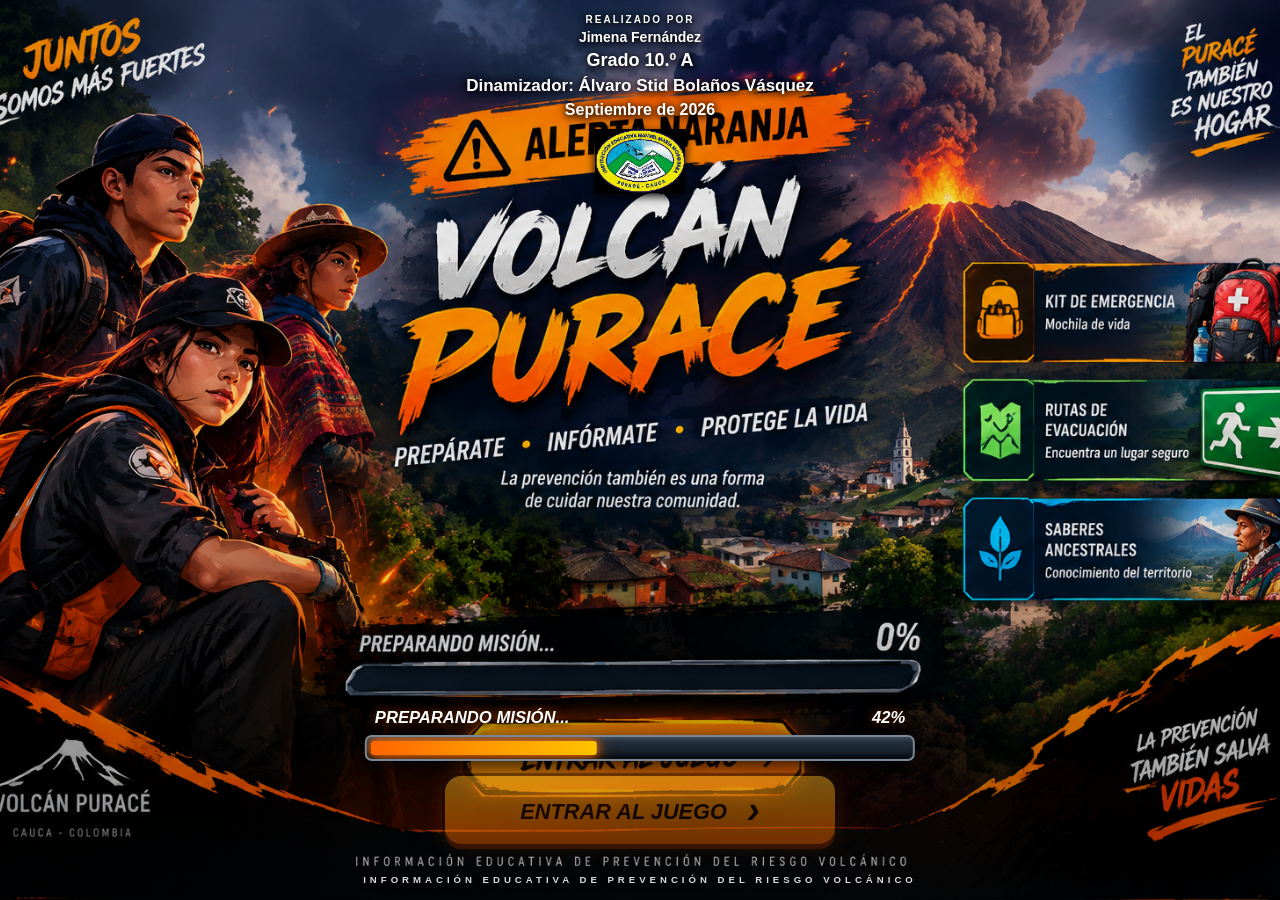
<file: index.html>
<!DOCTYPE html> 
<html lang="es"> 
<head> 
    <meta charset="UTF-8"> 
    <meta name="viewport" content="width=device-width, initial-scale=1.0"> 
    <title>Alerta Naranja - Volcán Puracé</title> 
    <link rel="stylesheet" href="css/estilo.css"> 
</head> 
 
<body> 
 
    <main class="caratula"> 
 
        <img 
            src="img/caratula-purace.png" 
            alt="Volcán Puracé - Alerta Naranja" 
            class="imagen-caratula" 
        > 
 
        <div class="zona-carga"> 
 
            <div class="texto-carga"> 
                <span id="texto-mision">PREPARANDO MISIÓN...</span> 
                <span id="porcentaje">0%</span> 
            </div> 
 
            <div class="barra"> 
                <div id="progreso" class="progreso"></div> 
            </div> 
 
        </div> 
 
        <button id="entrar" class="boton-entrar" disabled> 
            ENTRAR AL JUEGO 
            <span>›</span> 
        </button> 
 
        <!-- CRÉDITOS --> 
        <div 
            class="creditos" 
            style=" 
                position:relative; 
                z-index:10; 
                margin-top:14px; 
                text-align:center; 
                color:white; 
                font-family:Arial,Helvetica,sans-serif; 
                text-shadow:0 3px 7px #000, 0 0 4px #000; 
            " 
        > 
            <div 
                style=" 
                    font-size:10px; 
                    font-weight:900; 
                    letter-spacing:2px; 
                    margin-bottom:4px; 
                " 
            > 
                REALIZADO POR 
            </div> 
 
            <div 
                style=" 
                    font-size:14px; 
                    font-weight:900; 
                    margin-bottom:5px; 
                    text-shadow:0 3px 7px #000, 0 0 5px #000; 
                " 
            > 
                Jimena Fernández 
            </div> 
 
            <div 
                style=" 
                    font-size:18px; 
                    font-weight:900; 
                    margin-bottom:5px; 
                    color:#ffffff; 
                    text-shadow:0 3px 8px #000, 0 0 6px #000; 
                " 
            > 
                Grado 10.º A 
            </div> 
 
            <div 
                style=" 
                    font-size:17px; 
                    font-weight:900; 
                    color:#ffffff; 
                    margin-bottom:5px; 
                    text-shadow:0 3px 8px #000, 0 0 6px #000; 
                " 
            > 
                Dinamizador: Álvaro Stid Bolaños Vásquez 
            </div> 

            <div 
                style=" 
                    font-size:16px; 
                    font-weight:900; 
                    color:#ffffff; 
                    text-shadow:0 3px 8px #000, 0 0 6px #000; 
                " 
            > 
                Septiembre de 2026 
            </div>
        </div> 
 
 
        <!-- LOGO DE LA INSTITUCIÓN --> 
        <img 
            src="img/logo-institucion.png" 
            alt="Logo de la institución" 
            style=" 
                position:relative; 
                z-index:10; 
                display:block; 
                width:90px; 
                height:auto; 
                margin:10px auto 0; 
                object-fit:contain; 
                filter:drop-shadow(0 3px 5px #000); 
            " 
        > 
 
 
        <div id="mensaje-final" class="mensaje-final"> 
            INFORMACIÓN EDUCATIVA DE PREVENCIÓN DEL RIESGO VOLCÁNICO 
        </div> 
 
    </main> 
 
    <script> 
 
        let porcentaje = 0; 
 
        const progreso = document.getElementById("progreso"); 
        const numero = document.getElementById("porcentaje"); 
        const boton = document.getElementById("entrar"); 
        const texto = document.getElementById("texto-mision"); 
        const mensaje = document.getElementById("mensaje-final"); 
 
        const carga = setInterval(() => { 
 
            porcentaje++; 
 
            progreso.style.width = porcentaje + "%"; 
            numero.textContent = porcentaje + "%"; 
 
            if (porcentaje >= 100) { 
 
                clearInterval(carga); 
 
                texto.textContent = "MISIÓN LISTA"; 
                mensaje.textContent = "LA PREVENCIÓN TAMBIÉN SALVA VIDAS"; 
 
                boton.disabled = false; 
                boton.classList.add("listo"); 
 
            } 
 
        }, 35); 
 
        boton.addEventListener("click", () => { 
            window.location.href = "menu.html"; 
        }); 
 
    </script> 
 
</body> 
</html>
</file>
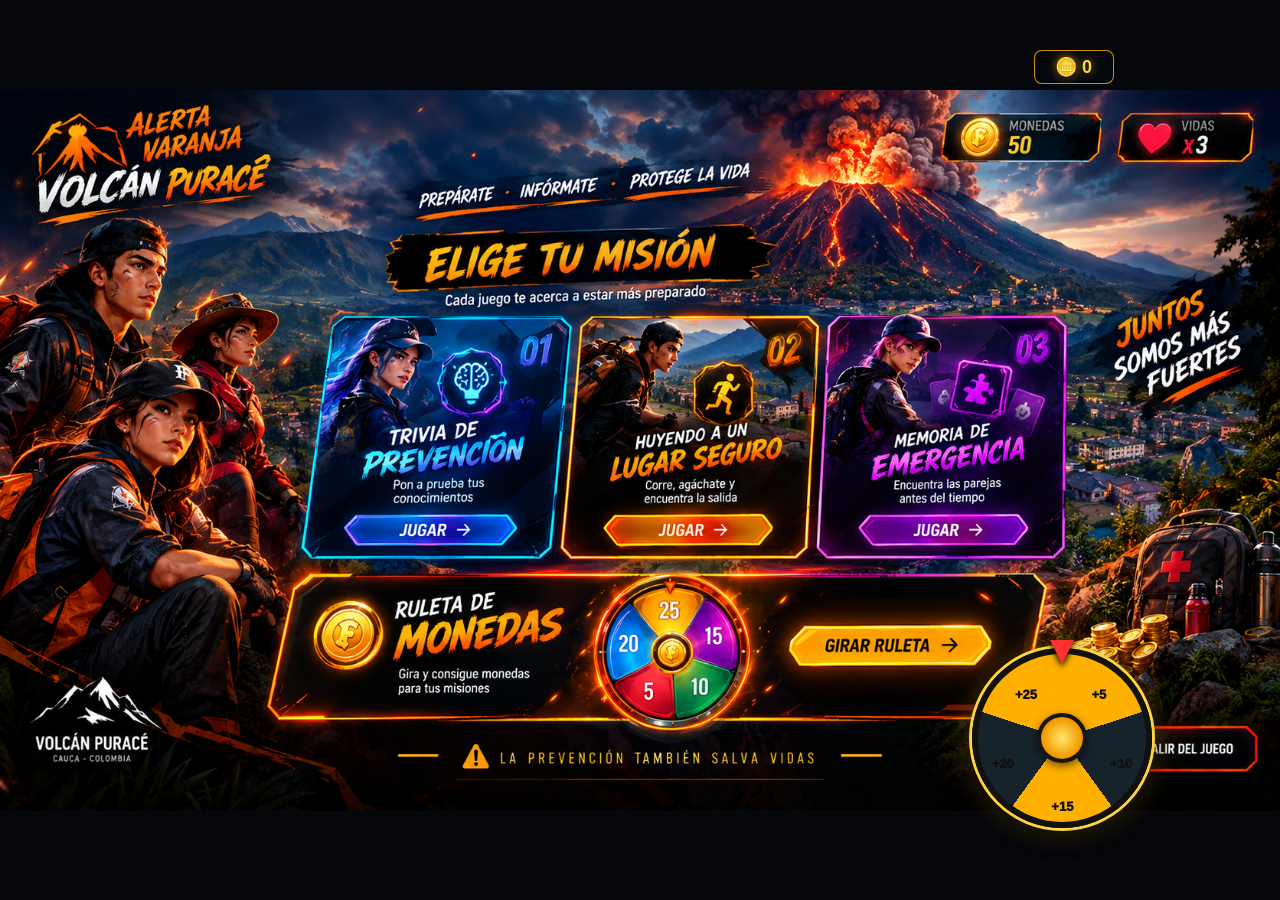
<file: menu.html>
<!DOCTYPE html>
<html lang="es">

<head>

    <meta charset="UTF-8">

    <meta
        name="viewport"
        content="width=device-width, initial-scale=1.0"
    >

    <title>Alerta Naranja - Menú</title>

    <link
        rel="stylesheet"
        href="css/menu.css"
    >


    <!-- =================================================
         ESTILO DE LA RULETA
    ================================================== -->

    <style>

        .ruleta{

            overflow:visible !important;

            display:flex !important;

            align-items:center !important;

            justify-content:center !important;

            background:transparent !important;
        }


        .ruleta-visual{

            position:relative;

            width:180px;

            height:180px;

            border-radius:50%;

            border:6px solid #111;

            background:
                conic-gradient(

                    #ffb000 0deg 72deg,

                    #17232a 72deg 144deg,

                    #ffb000 144deg 216deg,

                    #17232a 216deg 288deg,

                    #ffb000 288deg 360deg

                );

            box-shadow:

                0 0 0 3px #ffd53d,

                0 8px 20px rgba(0,0,0,.65),

                0 0 30px rgba(255,180,0,.35);

            transform:rotate(0deg);

            transition:

                transform 4.2s

                cubic-bezier(
                    .12,
                    .75,
                    .18,
                    1
                );

            pointer-events:none;
        }


        .ruleta-visual::after{

            content:"";

            position:absolute;

            left:50%;

            top:50%;

            width:42px;

            height:42px;

            transform:
                translate(
                    -50%,
                    -50%
                );

            border-radius:50%;

            background:
                radial-gradient(
                    circle,
                    #ffe66b,
                    #f39a00 65%,
                    #8b4300
                );

            border:4px solid #151515;

            box-shadow:
                0 3px 8px rgba(0,0,0,.55);

        }


        .ruleta-premio{

            position:absolute;

            left:50%;

            top:50%;

            width:65px;

            text-align:center;

            transform:
                translate(-50%,-50%);

            color:#111;

            font-size:13px;

            line-height:1;

            font-weight:1000;

            z-index:3;
        }


        .ruleta-premio.p1{
            transform:
                rotate(36deg)
                translateY(-62px)
                rotate(-36deg)
                translateX(-50%);
        }

        .ruleta-premio.p2{
            transform:
                rotate(108deg)
                translateY(-62px)
                rotate(-108deg)
                translateX(-50%);
        }

        .ruleta-premio.p3{
            transform:
                rotate(180deg)
                translateY(-62px)
                rotate(-180deg)
                translateX(-50%);
        }

        .ruleta-premio.p4{
            transform:
                rotate(252deg)
                translateY(-62px)
                rotate(-252deg)
                translateX(-50%);
        }

        .ruleta-premio.p5{
            transform:
                rotate(324deg)
                translateY(-62px)
                rotate(-324deg)
                translateX(-50%);
        }


        .puntero-ruleta{

            position:absolute;

            left:50%;

            top:-17px;

            transform:
                translateX(-50%);

            width:0;

            height:0;

            border-left:
                12px solid transparent;

            border-right:
                12px solid transparent;

            border-top:
                24px solid #ff3030;

            filter:
                drop-shadow(
                    0 3px 3px #000
                );

            z-index:10;

            pointer-events:none;
        }


        .ruleta-girando{

            pointer-events:none !important;

            cursor:wait !important;
        }


        .premio{

            position:absolute;

            z-index:200;

            opacity:0;

            transform:
                translateY(10px)
                scale(.92);

            transition:
                opacity .35s ease,
                transform .35s ease;

            font-size:23px;

            font-weight:1000;

            color:#ffd43d;

            text-shadow:
                0 3px 8px #000;
        }


        .premio.mostrar{

            opacity:1;

            transform:
                translateY(0)
                scale(1);
        }


        @media(max-width:700px){

            .ruleta-visual{

                width:145px;

                height:145px;
            }

            .ruleta-visual::after{

                width:34px;

                height:34px;
            }

            .ruleta-premio{

                font-size:11px;
            }
        }

    </style>

</head>


<body>


<main class="menu">


    <!-- FONDO ORIGINAL -->

    <img
        src="img/menu-purace.png"
        alt="Menú Alerta Naranja Volcán Puracé"
        class="imagen-menu"
    >


    <!-- CONTADOR DE MONEDAS -->

    <div
        id="contador-monedas"
        class="contador-monedas"
    >

        🪙

        <span id="monedas">
            50
        </span>

    </div>


    <!-- JUEGO 1 -->

    <button
        id="juego1"
        class="zona juego1"
        aria-label="Trivia de prevención"
    >
    </button>


    <!-- JUEGO 2 -->

    <button
        id="juego2"
        class="zona juego2"
        aria-label="Huyendo a un lugar seguro"
    >
    </button>


    <!-- JUEGO 3 -->

    <button
        id="juego3"
        class="zona juego3"
        aria-label="Memoria de emergencia"
    >
    </button>


    <!-- =================================================
         RULETA
    ================================================== -->

    <button
        id="ruleta"
        class="zona ruleta"
        aria-label="Girar ruleta"
    >

        <span class="puntero-ruleta"></span>

        <span
            id="ruletaVisual"
            class="ruleta-visual"
        >

            <span class="ruleta-premio p1">
                +5
            </span>

            <span class="ruleta-premio p2">
                +10
            </span>

            <span class="ruleta-premio p3">
                +15
            </span>

            <span class="ruleta-premio p4">
                +20
            </span>

            <span class="ruleta-premio p5">
                +25
            </span>

        </span>

    </button>


    <!-- SALIR -->

    <button
        id="salir"
        class="zona salir"
        aria-label="Salir del juego"
    >
    </button>


    <!-- PREMIO -->

    <div
        id="premio"
        class="premio"
    ></div>


</main>


<script src="js/menu.js"></script>

</body>

</html>
</file>
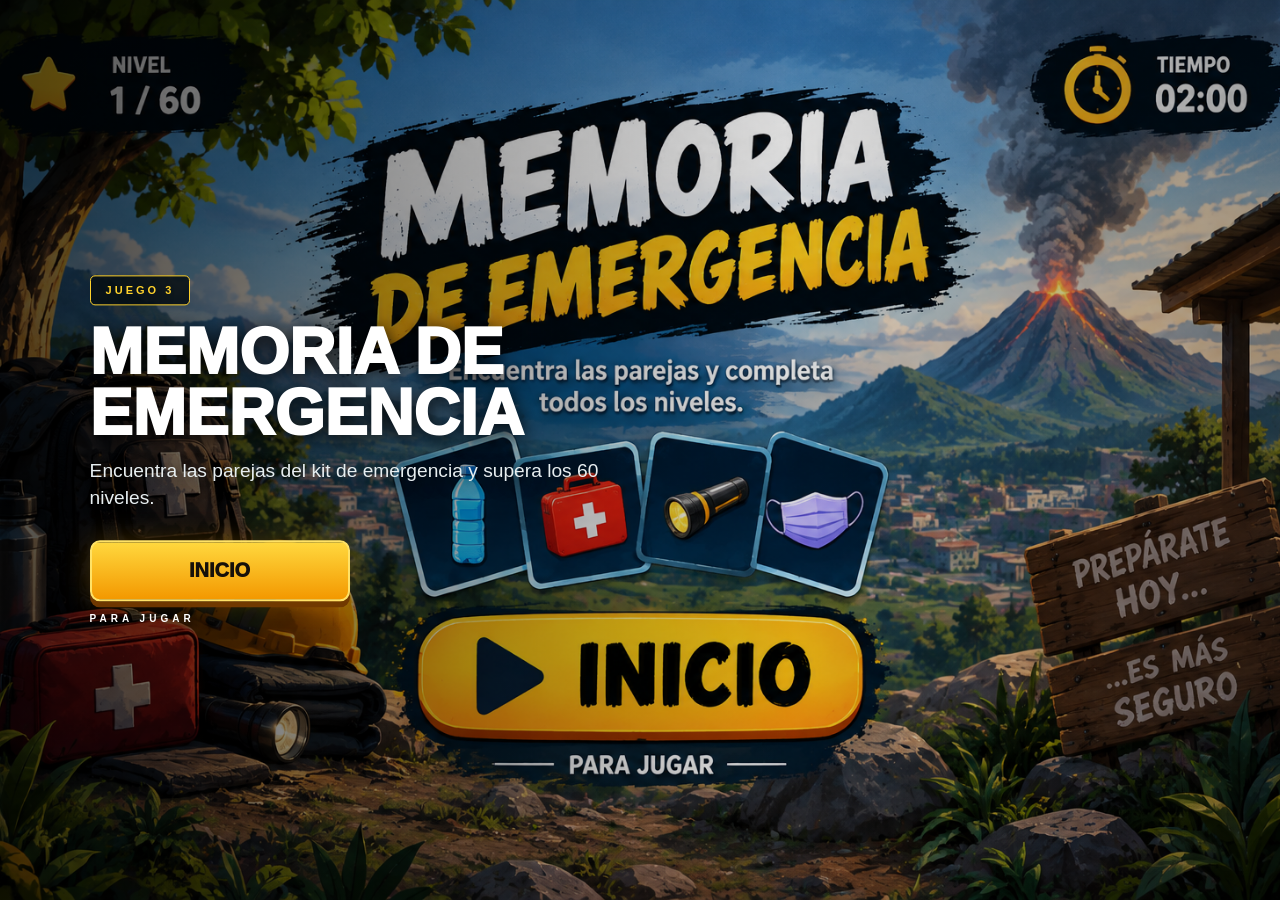
<file: parejas.html>
<!DOCTYPE html>
<html lang="es">
<head>
    <meta charset="UTF-8">
    <meta name="viewport" content="width=device-width, initial-scale=1.0">

    <title>Memoria de Emergencia</title>

    <link rel="stylesheet" href="css/parejas.css">
</head>

<body>

<!-- =====================================================
     PANTALLA INICIAL
===================================================== -->

<section id="pantallaInicio" class="pantalla-inicio">

    <img
        src="img/menu-parejas.png"
        class="fondo-inicio"
        alt="Memoria de Emergencia"
    >

    <div class="velo-inicio"></div>

    <div class="inicio-contenido">

        <div class="etiqueta-juego">
            JUEGO 3
        </div>

        <h1>
            MEMORIA DE EMERGENCIA
        </h1>

        <p>
            Encuentra las parejas del kit de emergencia
            y supera los 60 niveles.
        </p>

        <button
            id="btnIniciar"
            class="btn-inicio"
        >
            INICIO
        </button>

        <span class="texto-inicio">
            PARA JUGAR
        </span>

    </div>

</section>


<!-- =====================================================
     JUEGO
===================================================== -->

<main
    id="juego"
    class="juego oculto"
>

    <div class="velo-juego"></div>


    <!-- =================================================
         HUD
    ================================================== -->

    <header class="hud">

        <div class="dato">

            <small>NIVEL</small>

            <strong id="nivelActual">
                1 / 60
            </strong>

        </div>


        <div class="dato">

            <small>TIEMPO</small>

            <strong id="tiempo">
                02:00
            </strong>

        </div>


        <div class="dato">

            <small>PAREJAS</small>

            <strong id="parejasEncontradas">
                0 / 2
            </strong>

        </div>


        <button
            id="btnPausa"
            class="btn-hud"
        >
            PAUSA
        </button>


        <button
            id="btnLista"
            class="btn-hud"
        >
            LISTA
        </button>

    </header>


    <!-- =================================================
         PROGRESO
    ================================================== -->

    <section class="progreso">

        <div class="progreso-cabecera">

            <span>
                PROGRESO DEL NIVEL
            </span>

            <strong id="porcentaje">
                0%
            </strong>

        </div>


        <div class="barra">

            <div
                id="barraProgreso"
            ></div>

        </div>

    </section>


    <!-- =================================================
         MENSAJE
    ================================================== -->

    <div
        id="mensajeNivel"
        class="mensaje-nivel"
    >
        MEMORIZA LAS FICHAS
    </div>


    <!-- =================================================
         TABLERO
    ================================================== -->

    <section
        id="tablero"
        class="tablero"
    ></section>


    <!-- =================================================
         BOTONES INFERIORES
    ================================================== -->

    <div class="controles-abajo">

        <button
            id="btnVolverJugar"
            class="btn-secundario"
        >
            VOLVER A JUGAR
        </button>


        <button
            id="btnVolverMenu"
            class="btn-secundario"
        >
            VOLVER AL MENÚ
        </button>

    </div>


    <!-- =================================================
         LISTA DE RESULTADOS
    ================================================== -->

    <aside
        id="panelLista"
        class="panel-lista oculto"
    >

        <button
            id="cerrarLista"
            class="cerrar"
        >
            X
        </button>

        <h2>
            LISTA DE RESULTADOS
        </h2>

        <p>
            Aquí quedan guardados tus niveles.
        </p>

        <div
            id="listaResultados"
        ></div>

    </aside>


    <!-- =================================================
         PAUSA
    ================================================== -->

    <div
        id="panelPausa"
        class="modal oculto"
    >

        <div class="modal-caja">

            <h2>
                JUEGO EN PAUSA
            </h2>

            <button
                id="btnContinuar"
                class="btn-principal"
            >
                CONTINUAR
            </button>

            <button
                id="btnReiniciarPausa"
                class="btn-secundario"
            >
                VOLVER A JUGAR
            </button>

            <button
                id="btnMenuPausa"
                class="btn-secundario"
            >
                VOLVER AL MENÚ
            </button>

        </div>

    </div>


    <!-- =================================================
         RESULTADO
    ================================================== -->

    <div
        id="panelFinal"
        class="modal oculto"
    >

        <div class="modal-caja">

            <h2 id="tituloFinal">
                NIVEL COMPLETADO
            </h2>

            <p id="textoFinal">
            </p>

            <button
                id="btnSiguiente"
                class="btn-principal"
            >
                SIGUIENTE NIVEL
            </button>

            <button
                id="btnRepetir"
                class="btn-secundario"
            >
                VOLVER A JUGAR
            </button>

            <button
                id="btnMenuFinal"
                class="btn-secundario"
            >
                VOLVER AL MENÚ
            </button>

        </div>

    </div>

</main>


<script src="js/parejas.js"></script>

</body>
</html>
</file>
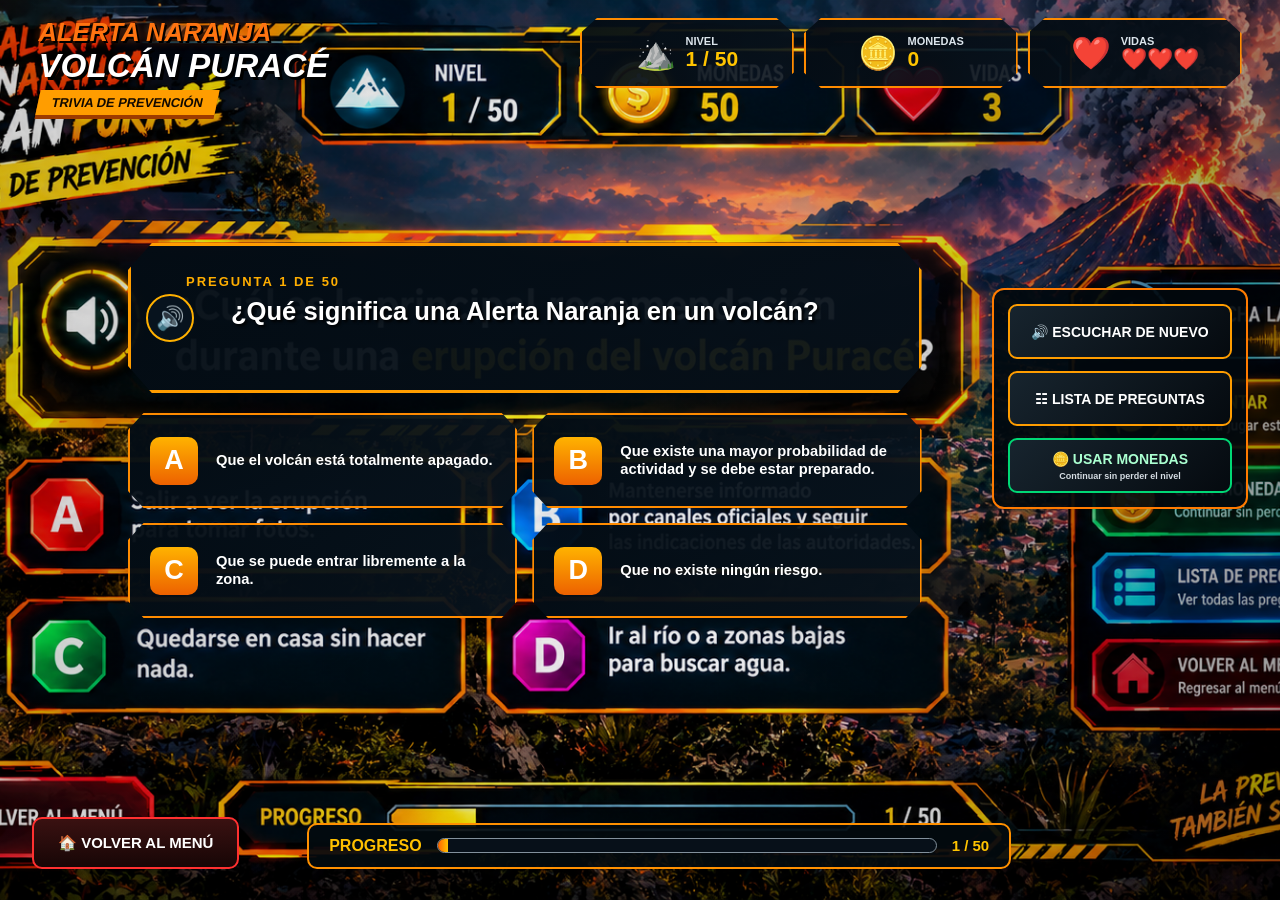
<file: trivia.html>
<!DOCTYPE html>
<html lang="es">
<head>
    <meta charset="UTF-8">
    <meta name="viewport" content="width=device-width, initial-scale=1.0">

    <title>Trivia de Prevención - Volcán Puracé</title>

    <link rel="stylesheet" href="css/trivia.css">
</head>

<body>

<main class="trivia">

    <!-- FONDO -->
    <img
        src="img/trivia-purace.png"
        alt=""
        class="fondo-trivia"
    >

    <div class="oscurecer"></div>


    <!-- ==============================
         ENCABEZADO
    =============================== -->

    <header class="encabezado">

        <div class="logo">
            <div class="alerta">ALERTA NARANJA</div>
            <div class="volcan">VOLCÁN PURACÉ</div>
            <div class="subtitulo">TRIVIA DE PREVENCIÓN</div>
        </div>


        <div class="estadisticas">

            <div class="estadistica">
                <span>⛰️</span>
                <div>
                    <small>NIVEL</small>
                    <strong id="nivel">1 / 50</strong>
                </div>
            </div>

            <div class="estadistica">
                <span>🪙</span>
                <div>
                    <small>MONEDAS</small>
                    <strong id="monedas">50</strong>
                </div>
            </div>

            <div class="estadistica">
                <span>❤️</span>
                <div>
                    <small>VIDAS</small>
                    <strong id="vidas">❤️❤️❤️</strong>
                </div>
            </div>

        </div>

    </header>


    <!-- ==============================
         CONTENIDO PRINCIPAL
    =============================== -->

    <section class="contenido">

        <!-- PREGUNTA -->

        <div class="panel-pregunta">

            <button
                id="escucharPregunta"
                class="boton-sonido"
                title="Escuchar pregunta">
                🔊
            </button>

            <div class="numero-pregunta">
                PREGUNTA <span id="numeroPregunta">1</span> DE 50
            </div>

            <h1 id="pregunta">
                Cargando pregunta...
            </h1>

        </div>


        <!-- RESPUESTAS -->

        <div class="respuestas">

            <button class="respuesta" data-opcion="A">
                <span class="letra">A</span>
                <span id="textoA"></span>
            </button>

            <button class="respuesta" data-opcion="B">
                <span class="letra">B</span>
                <span id="textoB"></span>
            </button>

            <button class="respuesta" data-opcion="C">
                <span class="letra">C</span>
                <span id="textoC"></span>
            </button>

            <button class="respuesta" data-opcion="D">
                <span class="letra">D</span>
                <span id="textoD"></span>
            </button>

        </div>


        <!-- MENSAJE -->

        <div id="mensaje" class="mensaje"></div>


        <!-- BOTÓN SIGUIENTE -->

        <button id="siguiente" class="boton-siguiente">
            SIGUIENTE →
        </button>

    </section>


    <!-- ==============================
         PANEL LATERAL
    =============================== -->

    <aside class="panel-lateral">

        <button id="escucharOtraVez">
            🔊 ESCUCHAR DE NUEVO
        </button>

        <button id="listaPreguntas">
            ☷ LISTA DE PREGUNTAS
        </button>

        <button id="usarMonedas">
            🪙 USAR MONEDAS
            <small>Continuar sin perder el nivel</small>
        </button>

    </aside>


    <!-- ==============================
         PROGRESO
    =============================== -->

    <div class="progreso-contenedor">

        <span>PROGRESO</span>

        <div class="barra">
            <div id="progreso"></div>
        </div>

        <strong id="progresoTexto">1 / 50</strong>

    </div>


    <!-- VOLVER AL MENÚ -->

    <button id="volverMenu" class="volver-menu">
        🏠 VOLVER AL MENÚ
    </button>


    <!-- ==============================
         VENTANA LISTA DE PREGUNTAS
    =============================== -->

    <div id="modalLista" class="modal">

        <div class="modal-contenido">

            <button id="cerrarLista" class="cerrar">
                ✕
            </button>

            <h2>📋 LISTA DE PREGUNTAS</h2>

            <p>
                Tu progreso en la trivia
            </p>

            <div id="lista" class="lista"></div>

        </div>

    </div>


    <!-- ==============================
         PANTALLA DE DERROTA
    =============================== -->

    <div id="pantallaDerrota" class="pantalla-final">

        <div class="final-card">

            <div class="icono-final">💔</div>

            <h2>¡MISIÓN INTERRUMPIDA!</h2>

            <p>
                Te quedaste sin vidas.
            </p>

            <strong id="nivelPerdido">
                NIVEL 1
            </strong>

            <div class="botones-final">

                <button id="reintentar">
                    🔄 REINTENTAR
                </button>

                <button id="usarMonedasDerrota">
                    🪙 USAR 50 MONEDAS
                </button>

                <button id="volverMenuDerrota">
                    🏠 VOLVER AL MENÚ
                </button>

            </div>

        </div>

    </div>


    <!-- ==============================
         PANTALLA DE VICTORIA
    =============================== -->

    <div id="pantallaVictoria" class="pantalla-final">

        <div class="final-card victoria">

            <div class="icono-final">🏆</div>

            <h2>¡TRIVIA COMPLETADA!</h2>

            <p>
                ¡Excelente trabajo!
            </p>

            <strong>
                ¡SUPERASTE LOS 50 NIVELES!
            </strong>

            <div class="resultado-final">

                <span>
                    🏆 PUNTAJE
                </span>

                <b id="puntajeFinal">
                    0
                </b>

            </div>

            <div class="botones-final">

                <button id="jugarOtraVez">
                    🔄 VOLVER A JUGAR
                </button>

                <button id="volverMenuVictoria">
                    🏠 VOLVER AL MENÚ
                </button>

            </div>

        </div>

    </div>


    <!-- ==============================
         SONIDOS
    =============================== -->

    <audio
        id="sonidoCorrecto"
        preload="auto">
    </audio>

    <audio
        id="sonidoIncorrecto"
        preload="auto">
    </audio>


</main>

<script src="js/trivia.js"></script>

</body>
</html>
</file>
<file: css/estilo.css>
* {
    margin: 0;
    padding: 0;
    box-sizing: border-box;
}

html,
body {
    width: 100%;
    height: 100%;
    overflow: hidden;
}

body {
    background: #05070b;
    font-family: Arial, Helvetica, sans-serif;
}

.caratula {
    position: relative;
    width: 100vw;
    height: 100vh;
    overflow: hidden;
    background: #05070b;
}

.imagen-caratula {
    position: absolute;
    inset: 0;
    z-index: 1;

    width: 100%;
    height: 100%;

    object-fit: cover;
    object-position: center;

    display: block;
}

.caratula::after {
    content: "";

    position: absolute;
    inset: 0;

    z-index: 2;

    pointer-events: none;

    background:
        linear-gradient(
            180deg,
            rgba(0,0,0,0.08),
            rgba(0,0,0,0.02) 55%,
            rgba(0,0,0,0.35)
        );
}

.zona-carga {
    position: absolute;

    z-index: 5;

    left: 50%;
    bottom: 15.5%;

    transform: translateX(-50%);

    width: min(43vw, 660px);
}

.texto-carga {
    display: flex;
    justify-content: space-between;
    align-items: center;

    padding: 0 10px;
    margin-bottom: 7px;

    color: white;

    font-size: clamp(13px, 1.3vw, 20px);

    font-weight: 900;
    font-style: italic;

    text-shadow:
        0 2px 5px #000,
        0 0 10px rgba(255,100,0,0.6);
}

#porcentaje {
    font-weight: 900;
}

.barra {
    width: 100%;
    height: 26px;

    padding: 4px;

    overflow: hidden;

    border: 2px solid #778899;
    border-radius: 7px;

    background:
        linear-gradient(
            #263544,
            #101820
        );

    box-shadow:
        inset 0 2px 4px rgba(255,255,255,0.15),
        inset 0 -3px 5px rgba(0,0,0,0.8),
        0 5px 20px rgba(0,0,0,0.8);
}

.progreso {
    width: 0%;
    height: 100%;

    border-radius: 3px;

    background:
        linear-gradient(
            90deg,
            #ff6500,
            #ff9800,
            #ffc400
        );

    box-shadow:
        0 0 10px #ff7100,
        0 0 20px rgba(255,100,0,0.8);

    transition: width 0.08s linear;
}

.boton-entrar {
    position: absolute;

    z-index: 10;

    left: 50%;
    bottom: 6.2%;

    transform: translateX(-50%);

    width: min(390px, 32vw);
    min-width: 250px;
    height: 68px;

    border: 0;
    border-radius: 16px;

    background:
        linear-gradient(
            #ffbd24,
            #ff8c00 55%,
            #ff6200
        );

    color: #160a00;

    font-size: clamp(17px, 1.7vw, 27px);

    font-weight: 900;
    font-style: italic;

    cursor: not-allowed;

    opacity: 0.45;

    box-shadow:
        0 5px 0 #7c2800,
        0 0 0 3px #251006,
        0 0 20px rgba(255,105,0,0.45);

    transition: 0.2s ease;
}

.boton-entrar span {
    font-size: 38px;
    margin-left: 14px;
    vertical-align: -4px;
}

.boton-entrar.listo {
    cursor: pointer;
    opacity: 1;

    animation: aparecer 0.7s ease;
}

.boton-entrar.listo:hover {
    transform:
        translateX(-50%)
        translateY(-4px)
        scale(1.03);

    filter: brightness(1.15);

    box-shadow:
        0 8px 0 #7c2800,
        0 0 0 3px #251006,
        0 0 35px rgba(255,112,0,0.9);
}

.boton-entrar.listo:active {
    transform:
        translateX(-50%)
        translateY(3px)
        scale(0.98);
}

.mensaje-final {
    position: absolute;

    z-index: 8;

    left: 50%;
    bottom: 1.7%;

    transform: translateX(-50%);

    width: 100%;

    text-align: center;

    color: rgba(255,255,255,0.85);

    font-size: clamp(8px, 0.75vw, 13px);

    font-weight: 700;

    letter-spacing: 4px;

    text-shadow: 0 2px 5px #000;
}

@keyframes aparecer {

    from {
        opacity: 0;

        transform:
            translateX(-50%)
            translateY(15px)
            scale(0.9);
    }

    to {
        opacity: 1;

        transform:
            translateX(-50%)
            translateY(0)
            scale(1);
    }
}

@media (max-width: 900px) {

    .zona-carga {
        width: 60vw;
        bottom: 17%;
    }

    .boton-entrar {
        width: 310px;
        min-width: 0;
        height: 60px;
        bottom: 7%;
    }
}

@media (max-width: 600px) {

    .imagen-caratula {
        object-position: center;
    }

    .zona-carga {
        width: 78vw;
        bottom: 17%;
    }

    .texto-carga {
        font-size: 11px;
    }

    .barra {
        height: 20px;
    }

    .boton-entrar {
        width: 76vw;
        height: 55px;
        bottom: 7%;
        font-size: 17px;
    }

    .boton-entrar span {
        font-size: 29px;
    }

    .mensaje-final {
        font-size: 7px;
        letter-spacing: 2px;
    }
}
</file>
<file: css/menu.css>
* {
    margin: 0;
    padding: 0;
    box-sizing: border-box;
}

html,
body {
    width: 100%;
    height: 100%;
    overflow: hidden;
    background: #05070b;
}

body {
    font-family: Arial, Helvetica, sans-serif;
}

.menu {
    position: relative;

    width: 100vw;
    height: 100vh;

    overflow: hidden;

    background: #05070b;
}

.imagen-menu {
    position: absolute;

    left: 50%;
    top: 50%;

    transform: translate(-50%, -50%);

    width: 100%;
    height: 100%;

    object-fit: contain;

    display: block;

    user-select: none;
}


/* =====================================
   ZONAS DE LOS TRES JUEGOS
===================================== */

.zona {
    position: absolute;

    z-index: 10;

    border: none;

    background: transparent;

    cursor: pointer;

    padding: 0;
}


/* TRIVIA */

.juego1 {
    left: 25%;
    top: 31%;

    width: 20%;
    height: 36%;
}


/* HUYENDO */

.juego2 {
    left: 45%;
    top: 31%;

    width: 20%;
    height: 36%;
}


/* MEMORIA */

.juego3 {
    left: 65%;
    top: 31%;

    width: 20%;
    height: 36%;
}


/* =====================================
   RULETA
===================================== */

.ruleta {
    left: 73%;
    top: 73%;

    width: 20%;
    height: 18%;
}


/* =====================================
   SALIR DEL JUEGO
===================================== */

.salir {
    left: 86%;
    top: 89%;

    width: 13%;
    height: 9%;
}


/* =====================================
   MONEDAS
===================================== */

.contador-monedas {

    position: absolute;

    z-index: 30;

    top: 5.5%;
    right: 13%;

    min-width: 80px;

    padding: 5px 12px;

    border-radius: 8px;

    color: #ffd43b;

    background: rgba(5, 10, 15, 0.75);

    border: 1px solid rgba(255, 184, 0, 0.8);

    font-size: 18px;

    font-weight: 900;

    text-align: center;

    text-shadow:
        0 2px 4px #000,
        0 0 8px rgba(255, 170, 0, 0.8);
}


/* =====================================
   MENSAJE DE PREMIO
===================================== */

.premio {

    position: absolute;

    z-index: 50;

    left: 50%;
    top: 50%;

    transform: translate(-50%, -50%) scale(0);

    padding: 15px 28px;

    border: 2px solid #ffc400;

    border-radius: 14px;

    background: rgba(5, 8, 12, 0.95);

    color: #ffd000;

    font-size: 28px;

    font-weight: 900;

    text-align: center;

    box-shadow:
        0 0 30px rgba(255, 110, 0, 0.8);
}

.premio.mostrar {

    animation: mostrarPremio 1.8s ease forwards;
}


@keyframes mostrarPremio {

    0% {
        opacity: 0;

        transform:
            translate(-50%, -50%)
            scale(0);
    }

    20% {
        opacity: 1;

        transform:
            translate(-50%, -50%)
            scale(1.15);
    }

    40% {
        transform:
            translate(-50%, -50%)
            scale(1);
    }

    80% {
        opacity: 1;
    }

    100% {
        opacity: 0;

        transform:
            translate(-50%, -50%)
            scale(0.8);
    }
}


/* =====================================
   EFECTO AL PASAR EL MOUSE
===================================== */

.zona:hover {
    background: rgba(255, 145, 0, 0.08);
}


/* =====================================
   CELULAR
===================================== */

@media (max-width: 700px) {

    .imagen-menu {
        width: 100%;
        height: 100%;

        object-fit: contain;
    }

    .juego1 {
        left: 24%;
        top: 31%;
        width: 21%;
        height: 36%;
    }

    .juego2 {
        left: 45%;
        top: 31%;
        width: 21%;
        height: 36%;
    }

    .juego3 {
        left: 66%;
        top: 31%;
        width: 20%;
        height: 36%;
    }

    .ruleta {
        left: 72%;
        top: 73%;
        width: 22%;
        height: 18%;
    }

    .salir {
        left: 85%;
        top: 89%;
        width: 14%;
        height: 9%;
    }

    .contador-monedas {
        right: 12%;
        top: 5%;

        font-size: 14px;
    }
}
</file>
<file: css/parejas.css>
*{
    box-sizing:border-box;
    margin:0;
    padding:0;
}

html,
body{
    width:100%;
    height:100%;
    overflow:hidden;

    font-family:
        Arial,
        Helvetica,
        sans-serif;

    background:#061015;
}

button{
    font-family:inherit;
    cursor:pointer;
}

.oculto{
    display:none !important;
}


/* =====================================================
   PANTALLA INICIAL
===================================================== */

.pantalla-inicio{
    position:fixed;
    inset:0;
    overflow:hidden;
    background:#071116;
}

.fondo-inicio{
    position:absolute;
    inset:0;

    width:100%;
    height:100%;

    object-fit:cover;
}

.velo-inicio{
    position:absolute;
    inset:0;

    background:
        linear-gradient(
            90deg,
            rgba(0,0,0,.68),
            rgba(0,0,0,.12) 62%,
            rgba(0,0,0,.35)
        );
}

.inicio-contenido{
    position:absolute;

    left:7%;
    top:50%;

    transform:translateY(-50%);

    width:min(610px,88vw);

    color:white;

    text-shadow:
        0 4px 18px #000;
}

.etiqueta-juego{
    display:inline-block;

    padding:8px 15px;

    border:1px solid #ffd22c;
    border-radius:5px;

    background:#071116df;

    color:#ffd22c;

    font-size:11px;
    font-weight:900;
    letter-spacing:3px;
}

.inicio-contenido h1{
    margin:17px 0 13px;

    font-size:
        clamp(
            36px,
            5vw,
            70px
        );

    line-height:.95;
    font-weight:1000;

    color:#fff;
}

.inicio-contenido p{
    max-width:540px;

    margin-bottom:28px;

    font-size:
        clamp(
            15px,
            1.5vw,
            21px
        );

    line-height:1.45;

    color:#e7eef0;
}

.btn-inicio{
    min-width:260px;

    padding:17px 34px;

    border:2px solid #ffe267;
    border-radius:10px;

    background:
        linear-gradient(
            #ffd83e,
            #f39800
        );

    color:#16100a;

    font-size:20px;
    font-weight:1000;

    box-shadow:
        0 6px 0 #713900,
        0 0 28px #ffac003d;
}

.texto-inicio{
    display:block;

    margin-top:12px;

    font-size:10px;
    font-weight:900;

    letter-spacing:4px;
}


/* =====================================================
   JUEGO
===================================================== */

.juego{
    position:fixed;
    inset:0;

    overflow:hidden;

    background:
        #09151a
        url("../img/menu-parejas.png")
        center/cover
        no-repeat;

    color:white;
}

.velo-juego{
    position:absolute;
    inset:0;

    background:
        linear-gradient(
            rgba(4,15,20,.57),
            rgba(4,15,20,.68)
        );
}


/* =====================================================
   HUD
===================================================== */

.hud{
    position:absolute;

    z-index:20;

    top:10px;
    left:10px;
    right:10px;

    display:grid;

    grid-template-columns:
        120px
        120px
        135px
        95px
        95px;

    gap:7px;

    align-items:center;
}

.dato{
    height:50px;

    display:flex;

    flex-direction:column;

    justify-content:center;
    align-items:center;

    border:1px solid #69dcff;
    border-radius:8px;

    background:#071318ed;

    box-shadow:
        0 7px 20px #0008;
}

.dato small{
    font-size:8px;
    letter-spacing:2px;

    color:#aabcc2;
    font-weight:900;
}

.dato strong{
    margin-top:2px;

    font-size:17px;

    color:#ffd43b;
    font-weight:1000;
}

.btn-hud{
    height:45px;

    border:1px solid #69dcff;
    border-radius:7px;

    background:#071318ed;

    color:white;

    font-size:10px;
    font-weight:1000;
}

.btn-hud:hover{
    background:#162930;
}


/* =====================================================
   PROGRESO
===================================================== */

.progreso{
    position:absolute;

    z-index:20;

    top:70px;
    left:50%;

    transform:translateX(-50%);

    width:min(
        560px,
        60vw
    );

    padding:7px 11px;

    border:1px solid #69dcff;
    border-radius:8px;

    background:#071318ea;
}

.progreso-cabecera{
    display:flex;

    justify-content:space-between;

    font-size:9px;
    font-weight:900;
}

.progreso-cabecera strong{
    color:#64ff88;
}

.barra{
    height:9px;

    margin-top:5px;

    overflow:hidden;

    border:1px solid #63777d;
    border-radius:20px;

    background:#18252a;
}

#barraProgreso{
    width:0;
    height:100%;

    background:
        linear-gradient(
            90deg,
            #20ce5a,
            #8cff9a
        );

    transition:
        width .2s ease;
}


/* =====================================================
   MENSAJE
===================================================== */

.mensaje-nivel{
    position:absolute;

    z-index:20;

    top:112px;
    left:50%;

    transform:translateX(-50%);

    font-size:11px;

    letter-spacing:2px;

    font-weight:1000;

    color:#e4f0f3;

    white-space:nowrap;
}


/* =====================================================
   TABLERO
===================================================== */

.tablero{
    position:absolute;

    z-index:15;

    top:135px;
    bottom:67px;

    left:50%;
    transform:translateX(-50%);

    width:min(
        900px,
        92vw
    );

    display:grid;

    grid-template-columns:
        repeat(4,minmax(0,1fr));

    /*
       IMPORTANTE:
       las fichas permanecen ordenadas
       en filas y columnas.
    */

    grid-auto-rows:
        minmax(
            65px,
            1fr
        );

    gap:8px;

    justify-items:center;
    align-items:center;

    align-content:center;

    overflow:auto;

    padding:5px;
}


/* =====================================================
   FICHA
===================================================== */

.carta{
    position:relative;

    width:
        min(
            100%,
            155px
        );

    aspect-ratio:1 / .90;

    border:0;

    background:transparent;

    padding:0;

    perspective:800px;
}


.carta-interior{
    position:absolute;

    inset:0;

    transform-style:preserve-3d;

    transition:
        transform .32s
        cubic-bezier(
            .2,
            .7,
            .2,
            1
        );
}


.carta.volteada
.carta-interior{
    transform:
        rotateY(180deg);
}


/* =====================================================
   FORMA DE OSO
===================================================== */

.cara{
    position:absolute;

    inset:4px;

    display:flex;

    align-items:center;
    justify-content:center;

    overflow:visible;

    backface-visibility:hidden;

    border:
        2px solid #74dcff;

    border-radius:
        42% 42%
        34% 34%
        /
        34% 34%
        28% 28%;

    background:
        linear-gradient(
            145deg,
            #173742,
            #071217
        );

    box-shadow:
        0 6px 14px #0008;
}


/* OREJAS */

.cara::before,
.cara::after{
    content:"";

    position:absolute;

    top:-12px;

    width:34px;
    height:34px;

    border-radius:50%;

    border:
        2px solid #74dcff;

    background:
        #173742;
}

.cara::before{
    left:8px;
}

.cara::after{
    right:8px;
}


/* DETALLE INTERIOR DE OREJAS */

.cara-atras::before,
.cara-atras::after{
    box-shadow:
        inset 0 0 0 7px
        #10252e;
}


/* =====================================================
   REVERSO
===================================================== */

.cara-atras{

    transform:
        rotateY(0deg);

    flex-direction:column;

    color:#d8eef3;
}

.cara-atras .signo{
    font-size:28px;

    line-height:1;

    font-weight:1000;
}

.cara-atras small{

    margin-top:3px;

    font-size:6px;

    letter-spacing:2px;

    color:#769ca6;

    font-weight:900;
}


/* =====================================================
   FRENTE
===================================================== */

.cara-frente{

    transform:
        rotateY(180deg);

    padding:9px;

    background:
        linear-gradient(
            145deg,
            #163b48,
            #08151b
        );
}

.cara-frente img{

    width:68%;
    height:68%;

    object-fit:contain;

    pointer-events:none;

    filter:
        drop-shadow(
            0 4px 7px
            rgba(0,0,0,.75)
        );
}


/* =====================================================
   PAREJA CORRECTA
===================================================== */

.carta.acertada
.cara-frente{

    border-color:#65ff88;

    box-shadow:
        0 0 18px
        rgba(
            61,
            240,
            105,
            .48
        );
}

.carta.acertada{
    pointer-events:none;
}


/* =====================================================
   CONTROLES ABAJO
===================================================== */

.controles-abajo{
    position:absolute;

    z-index:30;

    left:10px;
    right:10px;
    bottom:8px;

    display:flex;

    justify-content:center;

    gap:8px;
}

.btn-secundario,
.btn-principal{

    min-height:40px;

    padding:
        8px 16px;

    border-radius:7px;

    font-size:9px;
    font-weight:1000;
}

.btn-secundario{

    border:
        1px solid #607b82;

    background:
        #09171cef;

    color:white;
}

.btn-principal{

    border:
        1px solid #ffe166;

    background:
        linear-gradient(
            #ffd83e,
            #f39800
        );

    color:#171008;
}


/* =====================================================
   LISTA
===================================================== */

.panel-lista{

    position:absolute;

    z-index:80;

    top:125px;
    right:12px;

    width:min(
        390px,
        91vw
    );

    max-height:68vh;

    overflow:auto;

    padding:19px;

    border:
        1px solid #69dcff;

    border-radius:10px;

    background:#071318fa;

    box-shadow:
        0 20px 60px #000b;
}

.panel-lista h2{
    font-size:19px;
}

.panel-lista p{
    margin-top:5px;

    color:#9fb1b6;

    font-size:10px;
}

.cerrar{

    position:absolute;

    top:7px;
    right:9px;

    border:0;

    background:transparent;

    color:white;

    font-size:18px;
    font-weight:1000;
}

.resultado{

    display:grid;

    grid-template-columns:
        1fr auto;

    gap:4px;

    padding:10px 0;

    border-bottom:
        1px solid #2a4249;

    font-size:10px;
}

.resultado small{

    grid-column:
        1 / -1;

    color:#8ea0a5;

    font-size:8px;
}

.resultado.gano strong{
    color:#64ff87;
}

.resultado.perdio strong{
    color:#ff7777;
}


/* =====================================================
   MODALES
===================================================== */

.modal{

    position:absolute;

    z-index:100;

    inset:0;

    display:flex;

    align-items:center;
    justify-content:center;

    background:#000a;
}

.modal-caja{

    width:min(
        410px,
        90vw
    );

    padding:26px;

    border:
        1px solid #69dcff;

    border-radius:10px;

    background:#071318f8;

    text-align:center;

    box-shadow:
        0 20px 60px #000;
}

.modal-caja h2{
    margin-bottom:11px;

    font-size:25px;
}

.modal-caja p{
    margin-bottom:15px;

    color:#c8d5d9;

    line-height:1.5;
}

.modal-caja button{

    display:block;

    width:100%;

    margin-top:8px;
}


/* =====================================================
   CELULAR
===================================================== */

@media(max-width:700px){

    .inicio-contenido{
        left:5%;

        width:90vw;
    }

    .inicio-contenido h1{
        font-size:
            clamp(
                34px,
                10vw,
                55px
            );
    }

    .btn-inicio{
        width:100%;

        max-width:300px;
    }


    .hud{

        top:6px;
        left:6px;
        right:6px;

        grid-template-columns:
            repeat(5,minmax(0,1fr));

        gap:4px;
    }


    .dato{
        height:42px;
    }


    .dato small{
        font-size:6px;
    }


    .dato strong{
        font-size:12px;
    }


    .btn-hud{
        height:42px;

        padding:0 3px;

        font-size:8px;
    }


    .progreso{

        top:57px;

        width:92vw;
    }


    .mensaje-nivel{

        top:101px;

        font-size:9px;
    }


    /*
       TABLERO PARA CELULAR:
       siempre en filas visibles,
       nunca una ficha encima de otra.
    */

    .tablero{

        top:123px;
        bottom:60px;

        width:94vw;

        grid-template-columns:
            repeat(
                3,
                minmax(0,1fr)
            );

        grid-auto-rows:
            minmax(
                58px,
                1fr
            );

        gap:7px;

        padding:4px;

        overflow:hidden;
    }


    .carta{

        width:
            min(
                100%,
                112px
            );
    }


    .cara{

        inset:3px;

        border-width:2px;
    }


    .cara::before,
    .cara::after{

        width:24px;
        height:24px;

        top:-9px;
    }


    .cara::before{
        left:5px;
    }


    .cara::after{
        right:5px;
    }


    .cara-atras .signo{
        font-size:22px;
    }


    .cara-atras small{
        font-size:5px;
    }


    .controles-abajo{

        left:6px;
        right:6px;

        bottom:6px;

        gap:4px;
    }


    .btn-secundario{

        flex:1;

        min-height:37px;

        padding:
            7px 4px;

        font-size:7px;
    }


    .panel-lista{

        top:100px;

        left:6px;
        right:6px;

        width:auto;

        max-height:72vh;
    }
}


/* =====================================================
   CELULAR MUY PEQUEÑO
===================================================== */

@media(max-width:390px){

    .tablero{

        top:120px;

        bottom:58px;

        gap:5px;
    }


    .cara::before,
    .cara::after{

        width:20px;
        height:20px;

        top:-7px;
    }


    .cara-atras .signo{
        font-size:19px;
    }
}
</file>
<file: css/trivia.css>
* {
    margin: 0;
    padding: 0;
    box-sizing: border-box;
}

html,
body {
    width: 100%;
    height: 100%;
    overflow: hidden;
    background: #05070b;
    font-family: Arial, Helvetica, sans-serif;
}

button {
    font-family: inherit;
}

.trivia {
    position: relative;
    width: 100vw;
    height: 100vh;
    overflow: hidden;
    color: white;
}

.fondo-trivia {
    position: absolute;
    inset: 0;

    width: 100%;
    height: 100%;

    object-fit: cover;

    z-index: 1;
}

.oscurecer {
    position: absolute;
    inset: 0;

    background:
        linear-gradient(
            90deg,
            rgba(0,0,0,.18),
            rgba(0,0,0,.05) 55%,
            rgba(0,0,0,.38)
        );

    z-index: 2;

    pointer-events: none;
}


/* =====================================
   ENCABEZADO
===================================== */

.encabezado {
    position: absolute;

    top: 2%;
    left: 3%;
    right: 3%;

    height: 15%;

    z-index: 10;

    display: flex;
    align-items: flex-start;
    justify-content: space-between;
}

.logo {
    width: 27%;
}

.alerta {
    color: #ff7411;

    font-size: clamp(20px, 2vw, 34px);

    font-weight: 900;
    font-style: italic;

    text-shadow:
        2px 2px 0 #000,
        0 0 10px rgba(255,100,0,.6);
}

.volcan {
    color: white;

    font-size: clamp(25px, 2.6vw, 45px);

    font-weight: 900;
    font-style: italic;

    text-shadow:
        3px 3px 0 #000;
}

.subtitulo {
    display: inline-block;

    margin-top: 5px;

    padding: 5px 14px;

    background: #ff9d00;

    color: #120900;

    font-size: clamp(11px, 1vw, 17px);

    font-weight: 900;

    transform: skew(-12deg);

    box-shadow:
        0 4px 0 #9d3b00;
}


/* =====================================
   ESTADÍSTICAS
===================================== */

.estadisticas {
    display: flex;
    gap: 10px;

    width: 55%;
}

.estadistica {
    flex: 1;

    min-height: 70px;

    display: flex;
    align-items: center;
    justify-content: center;
    gap: 10px;

    padding: 8px 15px;

    background:
        linear-gradient(
            135deg,
            rgba(4,12,20,.96),
            rgba(9,18,27,.88)
        );

    border: 2px solid #ff8b00;

    clip-path: polygon(
        8% 0,
        92% 0,
        100% 22%,
        100% 78%,
        92% 100%,
        8% 100%,
        0 78%,
        0 22%
    );

    box-shadow:
        0 0 15px rgba(255,105,0,.25);
}

.estadistica > span {
    font-size: 32px;
}

.estadistica small {
    display: block;

    color: #dce5ec;

    font-size: 11px;

    font-weight: 800;
}

.estadistica strong {
    display: block;

    color: #ffc400;

    font-size: 21px;

    font-weight: 900;
}


/* =====================================
   CONTENIDO
===================================== */

.contenido {
    position: absolute;

    z-index: 10;

    left: 10%;
    top: 27%;

    width: 62%;
}


/* =====================================
   PREGUNTA
===================================== */

.panel-pregunta {
    position: relative;

    min-height: 150px;

    padding: 28px 55px 25px;

    background:
        linear-gradient(
            135deg,
            rgba(3,12,20,.96),
            rgba(7,16,25,.92)
        );

    border: 3px solid #ff9d00;

    clip-path: polygon(
        3% 0,
        97% 0,
        100% 18%,
        100% 82%,
        97% 100%,
        3% 100%,
        0 82%,
        0 18%
    );

    box-shadow:
        0 0 25px rgba(255,105,0,.35);
}

.numero-pregunta {
    color: #ffae00;

    font-size: 13px;

    font-weight: 900;

    margin-bottom: 7px;

    letter-spacing: 2px;
}

.panel-pregunta h1 {
    font-size: clamp(19px, 2vw, 32px);

    line-height: 1.2;

    text-align: center;

    text-shadow:
        2px 2px 3px #000;
}

.boton-sonido {
    position: absolute;

    left: 15px;
    top: 50%;

    transform: translateY(-50%);

    width: 48px;
    height: 48px;

    border-radius: 50%;

    border: 2px solid #ffb000;

    background: #07131e;

    color: white;

    font-size: 23px;

    cursor: pointer;
}


/* =====================================
   RESPUESTAS
===================================== */

.respuestas {
    display: grid;

    grid-template-columns: 1fr 1fr;

    gap: 15px;

    margin-top: 20px;
}

.respuesta {
    min-height: 95px;

    display: flex;

    align-items: center;

    gap: 18px;

    padding: 12px 20px;

    background:
        linear-gradient(
            135deg,
            rgba(3,12,20,.96),
            rgba(8,19,29,.92)
        );

    border: 2px solid #ff8b00;

    color: white;

    cursor: pointer;

    text-align: left;

    clip-path: polygon(
        4% 0,
        96% 0,
        100% 18%,
        100% 82%,
        96% 100%,
        4% 100%,
        0 82%,
        0 18%
    );

    transition: .2s ease;
}

.respuesta:hover {
    transform: translateY(-3px);

    border-color: #ffc400;

    background:
        linear-gradient(
            135deg,
            rgba(25,35,42,.98),
            rgba(14,26,35,.98)
        );

    box-shadow:
        0 0 20px rgba(255,150,0,.4);
}

.respuesta .letra {
    flex-shrink: 0;

    width: 48px;
    height: 48px;

    display: flex;

    align-items: center;
    justify-content: center;

    border-radius: 10px;

    background:
        linear-gradient(
            #ffb300,
            #ed6100
        );

    color: white;

    font-size: 27px;

    font-weight: 900;
}

.respuesta span:last-child {
    font-size: clamp(13px, 1.15vw, 18px);

    font-weight: 700;

    line-height: 1.2;
}


/* RESPUESTA CORRECTA */

.respuesta.correcta {
    border-color: #00e676;

    background:
        linear-gradient(
            135deg,
            rgba(0,100,55,.85),
            rgba(3,35,25,.95)
        );
}

.respuesta.correcta .letra {
    background: #00b85c;
}


/* RESPUESTA INCORRECTA */

.respuesta.incorrecta {
    border-color: #ff3030;

    background:
        linear-gradient(
            135deg,
            rgba(120,15,15,.85),
            rgba(40,8,8,.95)
        );
}

.respuesta.incorrecta .letra {
    background: #e51b23;
}


/* =====================================
   MENSAJE
===================================== */

.mensaje {
    min-height: 35px;

    margin-top: 8px;

    text-align: center;

    font-size: 18px;

    font-weight: 900;
}

.mensaje.correcto {
    color: #00ff8c;
}

.mensaje.incorrecto {
    color: #ff5555;
}


/* =====================================
   SIGUIENTE
===================================== */

.boton-siguiente {
    display: none;

    margin: 8px auto 0;

    padding: 12px 35px;

    border: none;

    border-radius: 10px;

    background:
        linear-gradient(
            #ffc400,
            #ff7200
        );

    color: #180900;

    font-size: 17px;

    font-weight: 900;

    cursor: pointer;

    box-shadow:
        0 4px 0 #923500,
        0 0 20px rgba(255,140,0,.4);
}

.boton-siguiente.visible {
    display: block;
}


/* =====================================
   PANEL LATERAL
===================================== */

.panel-lateral {
    position: absolute;

    z-index: 15;

    right: 2.5%;
    top: 32%;

    width: 20%;

    display: flex;

    flex-direction: column;

    gap: 12px;

    padding: 14px;

    background:
        rgba(2,8,14,.9);

    border: 2px solid #ff7b00;

    border-radius: 12px;
}

.panel-lateral button {
    min-height: 55px;

    border: 2px solid #ff9d00;

    border-radius: 9px;

    background:
        linear-gradient(
            135deg,
            #17242e,
            #050a0f
        );

    color: white;

    cursor: pointer;

    font-size: 14px;

    font-weight: 900;

    transition: .2s;
}

.panel-lateral button:hover {
    transform: scale(1.03);

    filter: brightness(1.3);
}

.panel-lateral button small {
    display: block;

    margin-top: 4px;

    color: #d4dce2;

    font-size: 9px;
}

#usarMonedas {
    border-color: #00d875;

    color: #aaffd0;
}


/* =====================================
   PROGRESO
===================================== */

.progreso-contenedor {
    position: absolute;

    z-index: 20;

    bottom: 3.5%;

    left: 24%;

    width: 55%;

    display: flex;

    align-items: center;

    gap: 15px;

    padding: 12px 20px;

    background: rgba(3,10,15,.9);

    border: 2px solid #ff9000;

    border-radius: 10px;
}

.progreso-contenedor > span {
    color: #ffc000;

    font-weight: 900;
}

.barra {
    flex: 1;

    height: 15px;

    overflow: hidden;

    border: 1px solid #82909b;

    border-radius: 8px;

    background: #071019;
}

#progreso {
    width: 2%;

    height: 100%;

    background:
        linear-gradient(
            90deg,
            #ff6400,
            #ffc400
        );

    transition: width .3s ease;
}

#progresoTexto {
    color: #ffc400;

    font-size: 15px;
}


/* =====================================
   VOLVER AL MENÚ
===================================== */

.volver-menu {
    position: absolute;

    z-index: 30;

    left: 2.5%;
    bottom: 3.5%;

    padding: 15px 24px;

    border: 2px solid #ff3030;

    border-radius: 10px;

    background:
        linear-gradient(
            #3a1111,
            #170606
        );

    color: white;

    font-size: 15px;

    font-weight: 900;

    cursor: pointer;
}


/* =====================================
   MODALES
===================================== */

.modal,
.pantalla-final {
    position: fixed;

    inset: 0;

    z-index: 100;

    display: none;

    align-items: center;

    justify-content: center;

    background:
        rgba(0,0,0,.82);

    backdrop-filter: blur(5px);
}

.modal.activo,
.pantalla-final.activa {
    display: flex;
}

.modal-contenido,
.final-card {
    position: relative;

    width: min(700px, 90vw);

    max-height: 85vh;

    overflow: auto;

    padding: 30px;

    background:
        linear-gradient(
            145deg,
            #07131d,
            #101a22
        );

    border: 3px solid #ff9d00;

    border-radius: 18px;

    text-align: center;

    box-shadow:
        0 0 45px rgba(255,110,0,.45);
}

.modal-contenido h2,
.final-card h2 {
    color: #ffc400;

    font-size: 30px;

    margin-bottom: 8px;
}

.modal-contenido p,
.final-card p {
    color: #dce5eb;

    margin-bottom: 20px;
}

.cerrar {
    position: absolute;

    right: 15px;
    top: 12px;

    border: none;

    background: none;

    color: white;

    font-size: 25px;

    cursor: pointer;
}


/* LISTA */

.lista {
    display: grid;

    grid-template-columns: repeat(5, 1fr);

    gap: 8px;
}

.lista-item {
    padding: 9px;

    border-radius: 7px;

    background: #14222d;

    color: white;

    font-weight: 900;
}

.lista-item.actual {
    background: #ff9000;

    color: #150900;
}

.lista-item.completada {
    background: #00a85a;
}


/* =====================================
   FINAL
===================================== */

.icono-final {
    font-size: 65px;

    margin-bottom: 10px;
}

.final-card strong {
    display: block;

    color: #ffc400;

    font-size: 20px;

    margin: 12px;
}

.botones-final {
    display: flex;

    flex-direction: column;

    gap: 10px;

    margin-top: 25px;
}

.botones-final button {
    padding: 14px;

    border: 2px solid #ff9900;

    border-radius: 10px;

    background: #101c25;

    color: white;

    font-size: 16px;

    font-weight: 900;

    cursor: pointer;
}

.botones-final button:hover {
    background: #263746;
}

.victoria {
    border-color: #00d878;
}


/* =====================================
   CELULAR
===================================== */

@media (max-width: 800px) {

    html,
    body {
        overflow: auto;
    }

    .trivia {
        min-height: 100vh;
        height: auto;
        padding-bottom: 30px;
    }

    .encabezado {
        position: relative;

        top: auto;
        left: auto;
        right: auto;

        padding: 15px;

        height: auto;

        display: block;
    }

    .logo {
        width: 100%;
        text-align: center;
    }

    .estadisticas {
        width: 100%;

        margin-top: 10px;
    }

    .estadistica {
        min-height: 55px;

        padding: 5px;
    }

    .estadistica > span {
        font-size: 20px;
    }

    .estadistica strong {
        font-size: 14px;
    }

    .contenido {
        position: relative;

        left: auto;
        top: auto;

        width: 94%;

        margin: 15px auto;
    }

    .panel-pregunta {
        padding: 25px 15px;
    }

    .respuestas {
        grid-template-columns: 1fr;
    }

    .panel-lateral {
        position: relative;

        right: auto;
        top: auto;

        width: 94%;

        margin: 15px auto;
    }

    .progreso-contenedor {
        position: relative;

        left: auto;
        bottom: auto;

        width: 94%;

        margin: 15px auto;
    }

    .volver-menu {
        position: relative;

        left: auto;
        bottom: auto;

        display: block;

        margin: 15px auto;
    }
}
</file>
